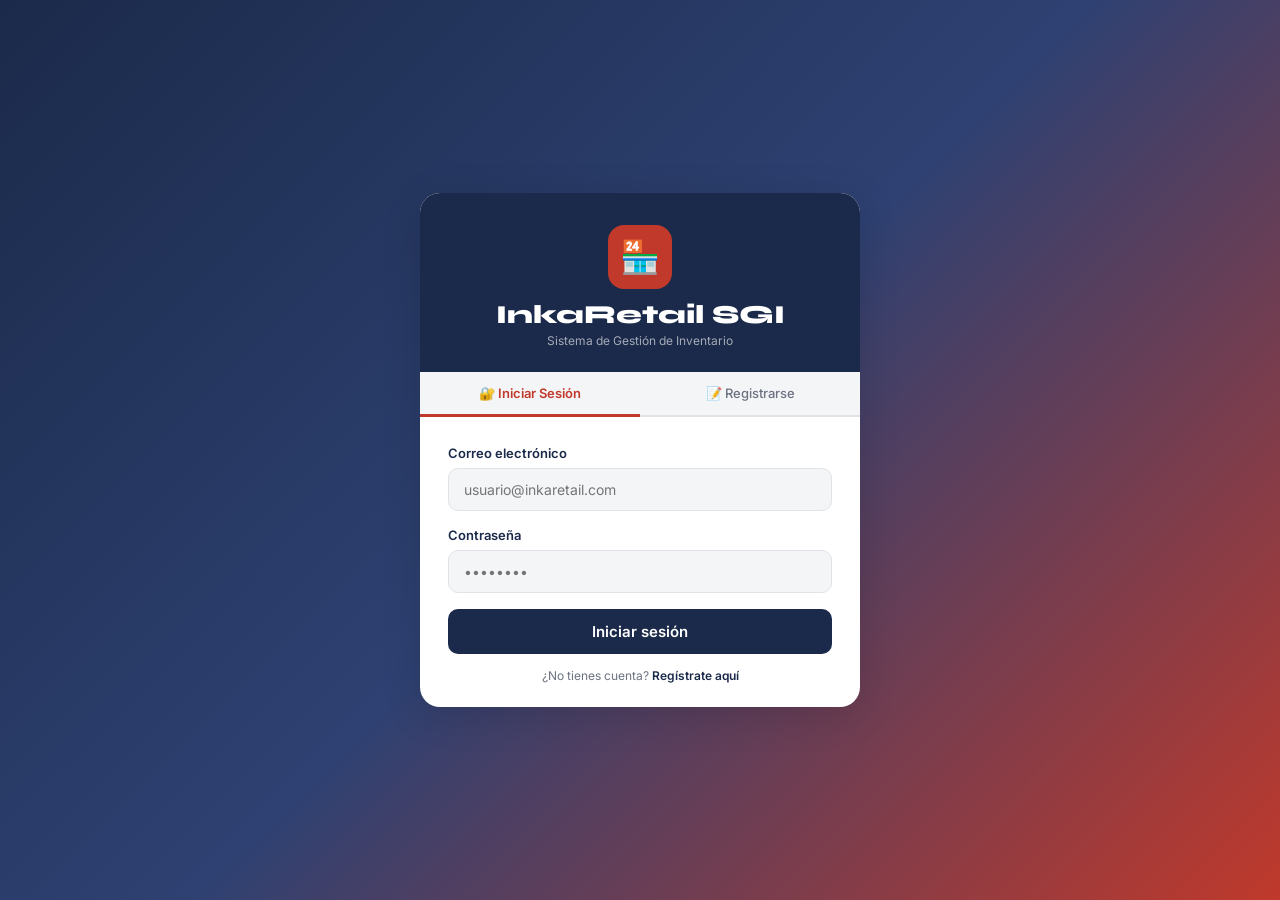
<file: sgi-login/index.html>
<!DOCTYPE html>
<html lang="es">
<head>
  <meta charset="UTF-8"/>
  <meta name="viewport" content="width=device-width, initial-scale=1.0"/>
  <title>SGI InkaRetail — Iniciar Sesión</title>
  <link rel="stylesheet" href="css/login.css"/>
</head>
<body>

  <div class="page-wrap">
    <div class="card" id="card-login">

      <!-- Encabezado de la tarjeta -->
      <div class="card-top">
        <div class="logo-box">🏪</div>
        <h1 class="brand">InkaRetail SGI</h1>
        <p class="brand-sub">Sistema de Gestión de Inventario</p>
      </div>

      <!-- Tabs -->
      <div class="tabs">
        <button class="tab active" id="tab-login-btn"    onclick="switchTab('login')">
          🔐 Iniciar Sesión
        </button>
        <button class="tab"        id="tab-registro-btn" onclick="switchTab('registro')">
          📝 Registrarse
        </button>
      </div>

      <!-- ══ PANEL LOGIN ══ -->
      <div class="panel active" id="panel-login">
        <div class="field">
          <label for="l-email">Correo electrónico</label>
          <input id="l-email" type="email" placeholder="usuario@inkaretail.com" autocomplete="off"/>
        </div>
        <div class="field">
          <label for="l-pass">Contraseña</label>
          <input id="l-pass" type="password" placeholder="••••••••"/>
        </div>
        <button class="btn btn-navy" onclick="doLogin()">Iniciar sesión</button>
        <div class="msg" id="msg-login"></div>
        <p class="switch-link">
          ¿No tienes cuenta?
          <a onclick="switchTab('registro')">Regístrate aquí</a>
        </p>
      </div>

      <!-- ══ PANEL REGISTRO ══ -->
      <div class="panel" id="panel-registro">
        <div class="field">
          <label for="r-nombre">Nombre completo</label>
          <input id="r-nombre" type="text" placeholder="Ej: Carlos Quispe Flores"/>
        </div>
        <div class="field">
          <label for="r-email">Correo electrónico</label>
          <input id="r-email" type="email" placeholder="carlos.quispe@inkaretail.com" autocomplete="off"/>
        </div>
        <div class="field">
          <label for="r-pass">
            Contraseña
            <span class="hint">(mín. 8 caracteres, una mayúscula, un número)</span>
          </label>
          <input id="r-pass" type="password" placeholder="••••••••"/>
        </div>
        <div class="field">
          <label for="r-pass2">Confirmar contraseña</label>
          <input id="r-pass2" type="password" placeholder="••••••••"/>
        </div>
        <div class="field">
          <label for="r-rol">Rol en el sistema</label>
          <select id="r-rol">
            <option value="">-- Selecciona un rol --</option>
            <option value="Administrador">Administrador</option>
            <option value="Vendedor">Vendedor</option>
            <option value="Jefe de Almacén">Jefe de Almacén</option>
          </select>
        </div>
        <button class="btn btn-red" onclick="doRegistro()">Crear cuenta</button>
        <div class="msg" id="msg-registro"></div>
        <p class="switch-link">
          ¿Ya tienes cuenta?
          <a onclick="switchTab('login')">Inicia sesión</a>
        </p>
      </div>

    </div><!-- /card -->
  </div><!-- /page-wrap -->

  <!-- ══ VENTANA DE BIENVENIDA (popup) ══ -->
  <div class="overlay" id="overlay" onclick="cerrarBienvenida()">
    <div class="welcome-box" onclick="event.stopPropagation()">
      <div class="welcome-icon">✅</div>
      <h2 class="welcome-title">¡Bienvenido/a!</h2>
      <p class="welcome-name"  id="welcome-name"></p>
      <p class="welcome-rol"   id="welcome-rol"></p>
      <div class="welcome-divider"></div>
      <p class="welcome-brand">SGI Inventario — InkaRetail S.A.C.</p>
      <button class="btn btn-navy" style="margin-top:20px;" onclick="cerrarBienvenida()">
        Continuar →
      </button>
    </div>
  </div>

  <script src="js/app.js"></script>
</body>
</html>
</file>
<file: sgi-login/css/login.css>
/* ══════════════════════════════════════════════════════
   SGI InkaRetail — Login · login.css
   ══════════════════════════════════════════════════════ */

@import url('https://fonts.googleapis.com/css2?family=Syne:wght@700;800&family=Inter:wght@400;500;600&display=swap');

/* Variables */
:root {
  --navy:      #1B2A4A;
  --navy-h:    #2E4172;
  --rojo:      #C0392B;
  --rojo-h:    #A93226;
  --gris:      #F4F5F7;
  --gris2:     #E0E2E7;
  --texto:     #1A1A2E;
  --texto2:    #6B7280;
  --verde:     #1E8449;
  --verde-bg:  #D5F5E3;
  --rojo-bg:   #FADBD8;
  --shadow:    0 8px 40px rgba(0,0,0,0.14);
}

/* Reset */
*, *::before, *::after { box-sizing: border-box; margin: 0; padding: 0; }

body {
  font-family: 'Inter', sans-serif;
  background: linear-gradient(135deg, #1B2A4A 0%, #2E4172 50%, #C0392B 100%);
  min-height: 100vh;
  display: flex;
  align-items: center;
  justify-content: center;
  padding: 24px;
}

/* ── Tarjeta ─────────────────────────────────────────── */
.page-wrap {
  width: 100%;
  display: flex;
  justify-content: center;
}

.card {
  background: #fff;
  border-radius: 20px;
  box-shadow: var(--shadow);
  width: 100%;
  max-width: 440px;
  overflow: hidden;
}

/* ── Encabezado ──────────────────────────────────────── */
.card-top {
  background: var(--navy);
  text-align: center;
  padding: 32px 24px 24px;
}

.logo-box {
  width: 64px;
  height: 64px;
  background: var(--rojo);
  border-radius: 16px;
  display: inline-flex;
  align-items: center;
  justify-content: center;
  font-size: 32px;
  margin-bottom: 12px;
}

.brand {
  font-family: 'Syne', sans-serif;
  font-size: 26px;
  font-weight: 800;
  color: #fff;
  line-height: 1.1;
}

.brand-sub {
  font-size: 12px;
  color: rgba(255,255,255,0.6);
  margin-top: 4px;
}

/* ── Tabs ────────────────────────────────────────────── */
.tabs {
  display: flex;
  border-bottom: 2px solid var(--gris2);
  background: var(--gris);
}

.tab {
  flex: 1;
  padding: 13px 8px;
  border: none;
  background: none;
  cursor: pointer;
  font-family: 'Inter', sans-serif;
  font-size: 13px;
  font-weight: 500;
  color: var(--texto2);
  border-bottom: 3px solid transparent;
  margin-bottom: -2px;
  transition: color .2s, border-color .2s;
}

.tab:hover { color: var(--navy); }

.tab.active {
  color: var(--rojo);
  border-bottom-color: var(--rojo);
  font-weight: 600;
}

/* ── Panels ──────────────────────────────────────────── */
.panel { display: none; padding: 28px 28px 24px; }
.panel.active { display: block; }

/* ── Campos ──────────────────────────────────────────── */
.field {
  margin-bottom: 16px;
}

.field label {
  display: block;
  font-size: 13px;
  font-weight: 600;
  color: var(--navy);
  margin-bottom: 7px;
}

.hint {
  font-size: 10px;
  font-weight: 400;
  color: var(--texto2);
  display: block;
  margin-top: 2px;
}

.field input,
.field select {
  width: 100%;
  padding: 12px 15px;
  border: 1.5px solid var(--gris2);
  border-radius: 10px;
  font-size: 14px;
  font-family: 'Inter', sans-serif;
  color: var(--texto);
  background: var(--gris);
  outline: none;
  transition: border-color .2s, box-shadow .2s, background .2s;
  appearance: none;
}

.field input:focus,
.field select:focus {
  border-color: var(--navy);
  background: #fff;
  box-shadow: 0 0 0 3px rgba(27,42,74,0.08);
}

.field input.err  { border-color: var(--rojo); background: #FFF5F5; }
.field input.ok   { border-color: var(--verde); }

/* ── Botones ─────────────────────────────────────────── */
.btn {
  width: 100%;
  padding: 13px;
  border: none;
  border-radius: 10px;
  font-size: 15px;
  font-weight: 600;
  font-family: 'Inter', sans-serif;
  cursor: pointer;
  transition: background .2s, transform .1s;
}
.btn:active { transform: scale(0.98); }

.btn-navy { background: var(--navy); color: #fff; }
.btn-navy:hover { background: var(--navy-h); }

.btn-red  { background: var(--rojo); color: #fff; }
.btn-red:hover { background: var(--rojo-h); }

/* ── Mensajes ────────────────────────────────────────── */
.msg {
  display: none;
  margin-top: 14px;
  padding: 11px 15px;
  border-radius: 9px;
  font-size: 13px;
  font-weight: 500;
  border-left: 4px solid;
  line-height: 1.4;
  animation: fadeUp .3s ease;
}
.msg.show { display: block; }
.msg.ok   { background: var(--verde-bg); border-color: var(--verde); color: var(--verde); }
.msg.err  { background: var(--rojo-bg);  border-color: var(--rojo);  color: var(--rojo); }

@keyframes fadeUp {
  from { opacity: 0; transform: translateY(-6px); }
  to   { opacity: 1; transform: translateY(0); }
}

/* ── Link de cambio de tab ───────────────────────────── */
.switch-link {
  text-align: center;
  font-size: 12px;
  color: var(--texto2);
  margin-top: 14px;
}
.switch-link a {
  color: var(--navy);
  font-weight: 600;
  cursor: pointer;
  text-decoration: none;
}
.switch-link a:hover { text-decoration: underline; }

/* ── Overlay de bienvenida ───────────────────────────── */
.overlay {
  display: none;
  position: fixed;
  inset: 0;
  background: rgba(0,0,0,0.55);
  z-index: 999;
  align-items: center;
  justify-content: center;
  padding: 24px;
  animation: fadeIn .3s ease;
}
.overlay.show { display: flex; }

@keyframes fadeIn {
  from { opacity: 0; }
  to   { opacity: 1; }
}

.welcome-box {
  background: #fff;
  border-radius: 20px;
  padding: 40px 36px 32px;
  text-align: center;
  max-width: 380px;
  width: 100%;
  box-shadow: 0 20px 60px rgba(0,0,0,0.25);
  animation: popIn .35s cubic-bezier(.175,.885,.32,1.275);
}

@keyframes popIn {
  from { opacity: 0; transform: scale(0.85); }
  to   { opacity: 1; transform: scale(1); }
}

.welcome-icon {
  font-size: 52px;
  margin-bottom: 14px;
}

.welcome-title {
  font-family: 'Syne', sans-serif;
  font-size: 28px;
  font-weight: 800;
  color: var(--navy);
  margin-bottom: 8px;
}

.welcome-name {
  font-size: 18px;
  font-weight: 600;
  color: var(--texto);
  margin-bottom: 4px;
}

.welcome-rol {
  font-size: 13px;
  color: var(--texto2);
}

.welcome-divider {
  height: 1px;
  background: var(--gris2);
  margin: 18px 0;
}

.welcome-brand {
  font-size: 12px;
  color: var(--texto2);
}
</file>
<file: sgi-login/css/home.css>
/* ══════════════════════════════════════════════════════
   SGI InkaRetail — Home · home.css
   ══════════════════════════════════════════════════════ */

@import url('https://fonts.googleapis.com/css2?family=Syne:wght@700;800&family=Inter:wght@400;500;600&display=swap');

:root {
  --navy:     #1B2A4A;
  --navy-h:   #2E4172;
  --rojo:     #C0392B;
  --verde:    #1E8449;
  --ambar:    #B7770D;
  --gris:     #F4F5F7;
  --gris2:    #E0E2E7;
  --texto:    #1A1A2E;
  --texto2:   #6B7280;
  --blanco:   #FFFFFF;
  --shadow:   0 2px 12px rgba(0,0,0,0.08);
}

*, *::before, *::after { box-sizing: border-box; margin: 0; padding: 0; }

body {
  font-family: 'Inter', sans-serif;
  background: #ECEEF2;
  color: var(--texto);
  min-height: 100vh;
  display: flex;
  flex-direction: column;
}

/* ── Topbar ─────────────────────────────────────────── */
.topbar {
  background: var(--navy);
  border-bottom: 4px solid var(--rojo);
  display: flex;
  align-items: center;
  justify-content: space-between;
  padding: 0 28px;
  height: 64px;
  position: sticky;
  top: 0;
  z-index: 100;
  gap: 16px;
}

.topbar-left {
  display: flex;
  align-items: center;
  gap: 12px;
}

.topbar-logo {
  font-size: 26px;
  background: var(--rojo);
  width: 42px;
  height: 42px;
  border-radius: 10px;
  display: flex;
  align-items: center;
  justify-content: center;
}

.topbar-brand {
  font-family: 'Syne', sans-serif;
  font-size: 17px;
  font-weight: 800;
  color: #fff;
  display: block;
  line-height: 1.1;
}

.topbar-sub {
  font-size: 10px;
  color: rgba(255,255,255,0.55);
  display: block;
}

.topbar-right {
  display: flex;
  align-items: center;
  gap: 14px;
}

.user-chip {
  display: flex;
  align-items: center;
  gap: 10px;
}

.user-avatar {
  width: 36px;
  height: 36px;
  border-radius: 50%;
  background: var(--rojo);
  color: #fff;
  display: flex;
  align-items: center;
  justify-content: center;
  font-size: 13px;
  font-weight: 700;
  font-family: 'Syne', sans-serif;
  flex-shrink: 0;
}

.user-info-nav {
  display: flex;
  flex-direction: column;
}

.user-name-nav {
  font-size: 13px;
  font-weight: 600;
  color: #fff;
  line-height: 1.2;
}

.user-rol-nav {
  font-size: 10px;
  color: rgba(255,255,255,0.55);
}

.btn-logout {
  padding: 8px 16px;
  border: 1.5px solid rgba(255,255,255,0.25);
  border-radius: 8px;
  background: transparent;
  color: rgba(255,255,255,0.8);
  font-size: 12px;
  font-weight: 500;
  font-family: 'Inter', sans-serif;
  cursor: pointer;
  transition: all .2s;
  white-space: nowrap;
}
.btn-logout:hover {
  background: rgba(255,255,255,0.1);
  border-color: rgba(255,255,255,0.5);
  color: #fff;
}

/* ── Main ───────────────────────────────────────────── */
.main {
  flex: 1;
  max-width: 1200px;
  width: 100%;
  margin: 0 auto;
  padding: 32px 24px;
}

/* ── Saludo ─────────────────────────────────────────── */
.saludo {
  margin-bottom: 28px;
  animation: slideIn .4s ease;
}
@keyframes slideIn {
  from { opacity: 0; transform: translateY(-8px); }
  to   { opacity: 1; transform: translateY(0); }
}
.saludo-title {
  font-family: 'Syne', sans-serif;
  font-size: 28px;
  font-weight: 800;
  color: var(--navy);
  margin-bottom: 5px;
}
.saludo-sub {
  font-size: 14px;
  color: var(--texto2);
}

/* ── Módulos ────────────────────────────────────────── */
.modules-grid {
  display: grid;
  grid-template-columns: repeat(auto-fit, minmax(220px, 1fr));
  gap: 18px;
  margin-bottom: 36px;
}

.module-card {
  background: var(--blanco);
  border-radius: 14px;
  padding: 22px 20px;
  box-shadow: var(--shadow);
  cursor: pointer;
  transition: transform .2s, box-shadow .2s;
  border-top: 4px solid transparent;
  animation: fadeUp .4s ease backwards;
}
.module-card:nth-child(1) { animation-delay: .05s; }
.module-card:nth-child(2) { animation-delay: .10s; }
.module-card:nth-child(3) { animation-delay: .15s; }
.module-card:nth-child(4) { animation-delay: .20s; }

@keyframes fadeUp {
  from { opacity: 0; transform: translateY(14px); }
  to   { opacity: 1; transform: translateY(0); }
}

.module-card:hover { transform: translateY(-4px); box-shadow: 0 8px 28px rgba(0,0,0,0.13); }
.module-card--navy  { border-top-color: var(--navy); }
.module-card--rojo  { border-top-color: var(--rojo); }
.module-card--verde { border-top-color: var(--verde); }
.module-card--ambar { border-top-color: var(--ambar); }

.module-icon  { font-size: 32px; margin-bottom: 10px; }
.module-title {
  font-family: 'Syne', sans-serif;
  font-size: 16px;
  font-weight: 700;
  color: var(--navy);
  margin-bottom: 5px;
}
.module-desc  { font-size: 12px; color: var(--texto2); line-height: 1.5; margin-bottom: 12px; }
.module-tag {
  display: inline-block;
  padding: 2px 10px;
  border-radius: 10px;
  font-size: 10px;
  font-weight: 700;
  background: var(--gris);
  color: var(--texto2);
}

/* ── Sección tabla ──────────────────────────────────── */
.section { animation: fadeUp .4s .25s ease backwards; }

.section-title {
  font-family: 'Syne', sans-serif;
  font-size: 18px;
  font-weight: 700;
  color: var(--navy);
  margin-bottom: 14px;
}

.table-wrap {
  background: var(--blanco);
  border-radius: 14px;
  box-shadow: var(--shadow);
  overflow: hidden;
}

.activity-table {
  width: 100%;
  border-collapse: collapse;
  font-size: 13px;
}

.activity-table thead tr {
  background: var(--navy);
}
.activity-table thead th {
  padding: 13px 16px;
  text-align: left;
  color: rgba(255,255,255,0.85);
  font-weight: 600;
  font-size: 12px;
  letter-spacing: 0.3px;
}

.activity-table tbody tr {
  border-bottom: 1px solid var(--gris2);
  transition: background .15s;
}
.activity-table tbody tr:last-child { border-bottom: none; }
.activity-table tbody tr:hover { background: var(--gris); }

.activity-table tbody td {
  padding: 12px 16px;
  color: var(--texto);
}
.activity-table tbody td:first-child {
  font-family: 'Inter', sans-serif;
  font-weight: 600;
  color: var(--texto2);
  font-size: 11px;
}

.badge {
  display: inline-block;
  padding: 3px 10px;
  border-radius: 10px;
  font-size: 11px;
  font-weight: 700;
}
.badge--ok   { background: #D5F5E3; color: #1E8449; }
.badge--warn { background: #FEF9E7; color: #B7770D; }
.badge--err  { background: #FADBD8; color: #C0392B; }

/* ── Footer ─────────────────────────────────────────── */
.footer {
  text-align: center;
  padding: 18px;
  font-size: 11px;
  color: var(--texto2);
  border-top: 1px solid var(--gris2);
  background: var(--blanco);
  margin-top: auto;
}

@media (max-width: 600px) {
  .topbar { padding: 0 14px; }
  .user-info-nav { display: none; }
  .main { padding: 20px 14px; }
}
</file>
